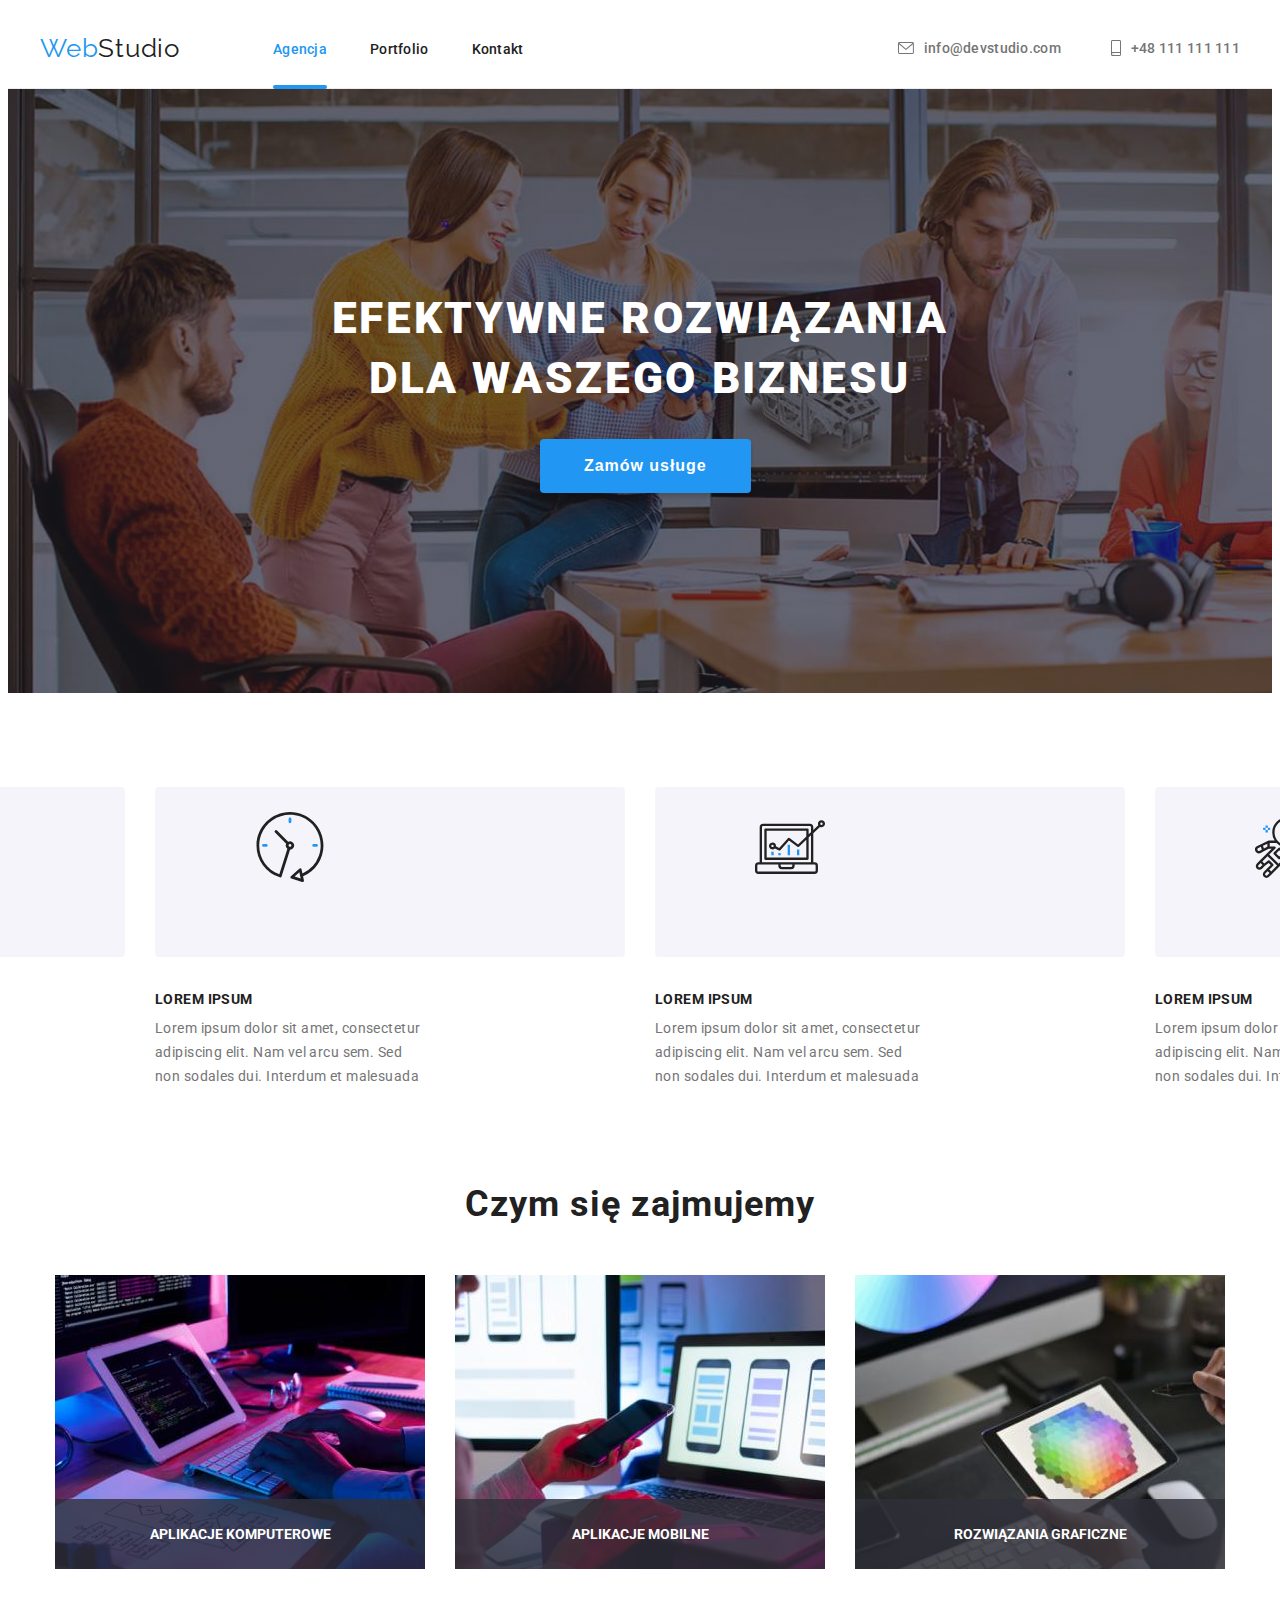
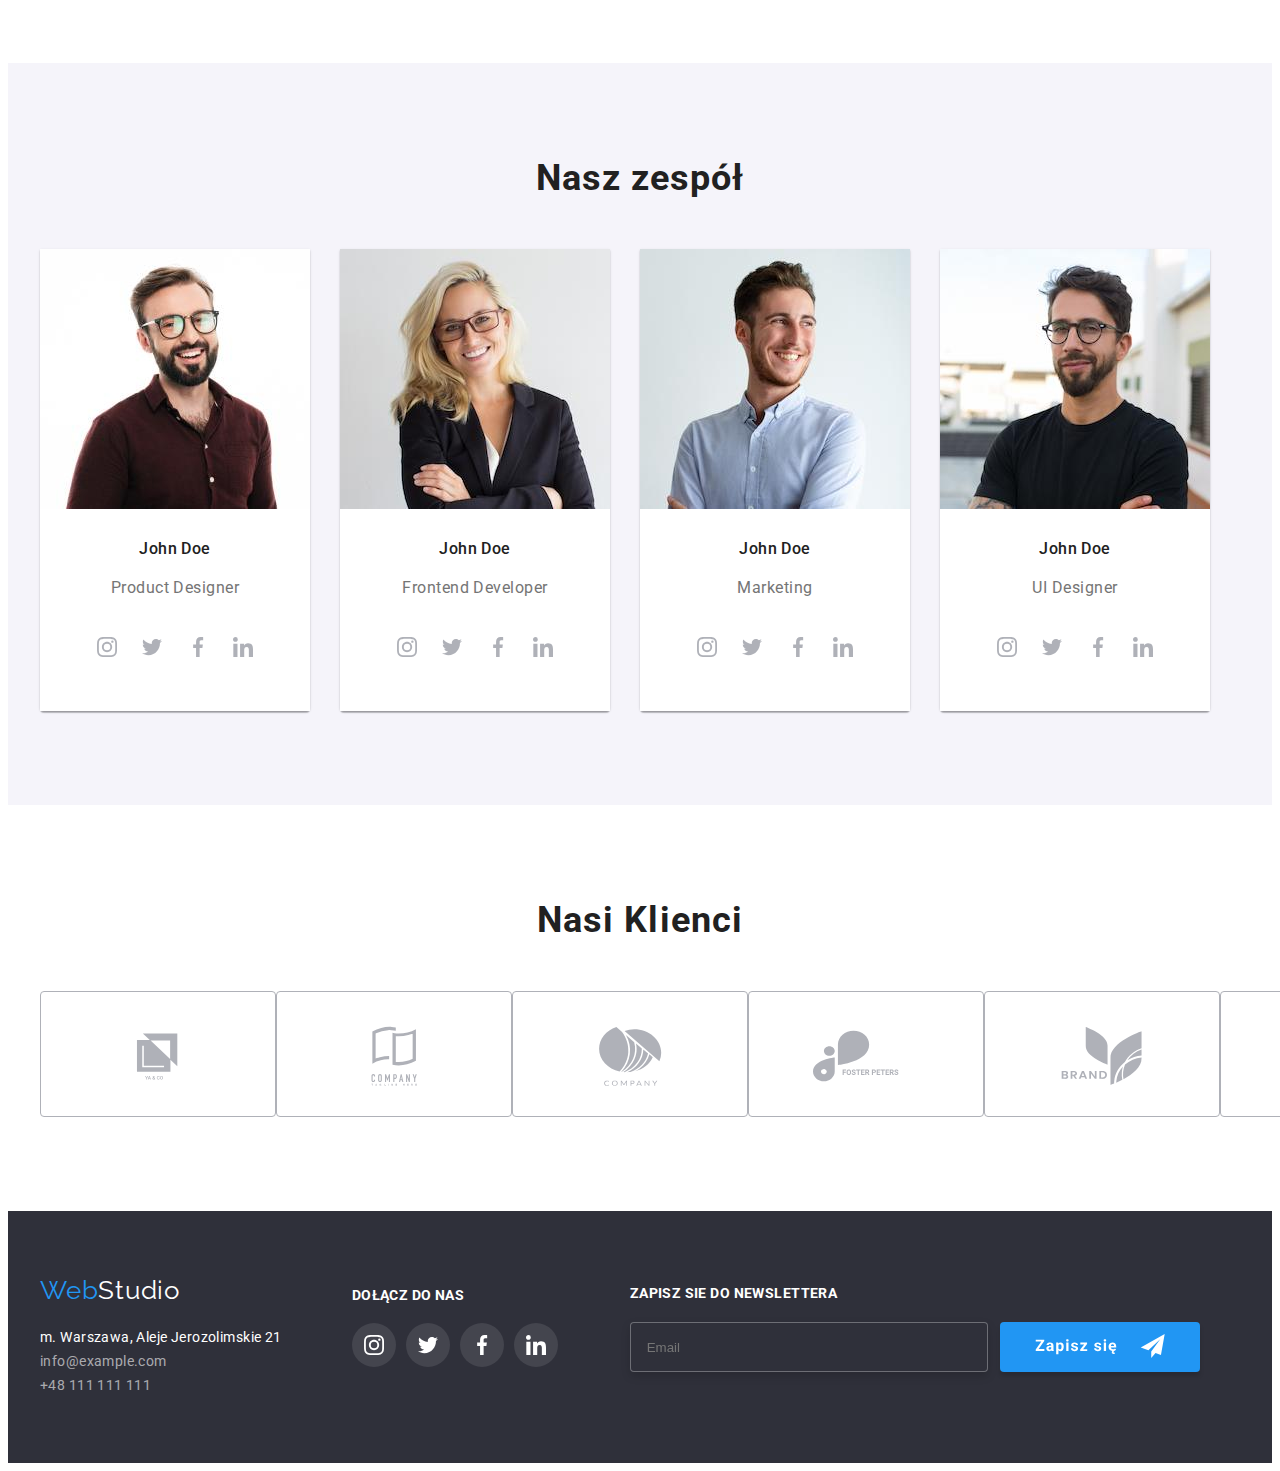
<file: index.html>
<!DOCTYPE html>
<html lang="en">
  <head>
    <meta charset="UTF-8" />
    <meta http-equiv="X-UA-Compatible" content="IE=edge" />
    <meta name="viewport" content="width=device-width, initial-scale=1.0" />
    <title>Studio</title>
    <link
      rel="stylesheet"
      href="https://cdnjs.cloudflare.com/ajax/libs/modern-normalize/1.0.0/modern-normalize.min.css"
      integrity="sha512-ISS7cAi1PEhQ8jnbJpJZMd29NlhNj4AWYyLOSp2CE/CsHxTCu+r+t0D2yoJudVrd0/8fTVPUVDzY5Tvli75u/g=="
      crossorigin="anonymous"
    />
    <link rel="stylesheet" href="css/styles.css" />
    <link rel="preconnect" href="https://fonts.gstatic.com" />
    <link
      href="https://fonts.googleapis.com/css2?family=Raleway:wght@700&family=Roboto:wght@400;500;700;900&display=swap"
      rel="stylesheet"
    />
  </head>

  <body>
      <!--HEADER-->
    <header class="header border">
      <div class="container">
        <a class="header-logo" href="index.html"
          >Web<span class="header-logo-color">Studio</span></a
        >
        <nav class="navigation">
          <ul class="navigation-list list">
            <li class="navigation-list-item">
              <a class="navigation-list-link-active" href="index.html">Agencja</a>
            </li>

            <li class="navigation-list-item">
              <a class="navigation-list-link" href="portfolio.html"
                >Portfolio</a
              >
            </li>
            <li class="navigation-list-item">
              <a class="navigation-list-link" href="#">Kontakt</a>
            </li>
          </ul>
        </nav>
        <ul class="navigation-contact list">
          <li class="navigation-contat-list">
            <a class="navigation-contact-link" href="mailto:info@devstudio.com"
              ><svg class="contacts__icon" width="16" height="12">
                <use href="./images/icons.svg#icon-envelope"></use>
              </svg>info@devstudio.com</a
            >
          </li>
          <li class="nvigation-contat-list">
            <a class="navigation-contact-link-tel" href="tel:+48111111111"
              ><svg class="contacts__icon" width="10" hight="16">
                      <use class="nav-smart-link" href="./images/icons.svg#icon-smartphone"></use>
                    </svg>+48 111 111 111</a
            >
          </li>
        </ul>
      </div>
    </header>
    <!--END HEADER-->
    <main class="main">
      <!--SLOGAN-->
      <section class="slogan">
        <div class="container">
          <h1 class="slogan-title">
            EFEKTYWNE ROZWIĄZANIA <br />
            DLA WASZEGO BIZNESU
          </h1>
          <button class="slogan-button" type="button" data-modal-open>Zamów usługe</button>
        </div>
      </section>
      <!--END SLOGAN-->
       

      <!--OUR STRENGHTS-->
      <section class="our-strenghts">
        <div class="container">
          <ul class="our-strenghts-list list">
            <li class="our-strenghts-item">
              <svg class="our-strenghts-icon">
                        <use class="our-strenghts-icon-link" href="./images/icons.svg#icon-antenna-1" width="70" height="70"> </use>
                    </svg>
              <h5 class="our-strenghts-title">LOREM IPSUM</h5>
              <p class="our-strenghts-description">
                Lorem ipsum dolor sit amet, consectetur <br />
                adipiscing elit. Nam vel arcu sem. Sed <br />
                non sodales dui. Interdum et malesuada
              </p>
            </li>
            <li class="our-strenghts-item">
              <svg class="our-strenghts-icon">
                        <use class="our-strenghts-icon-link" href="./images/icons.svg#icon-clock-1" width="70" height="70"></use>
                    </svg>
              <h5 class="our-strenghts-title">LOREM IPSUM</h5>
              <p class="our-strenghts-description">
                Lorem ipsum dolor sit amet, consectetur <br />
                adipiscing elit. Nam vel arcu sem. Sed <br />
                non sodales dui. Interdum et malesuada
              </p>
            </li>
            <li class="our-strenghts-item">
              <svg class="our-strenghts-icon">
                        <use class="our-strenghts-icon-link" href="./images/icons.svg#icon-diagram-1" width="70" height="70"></use>
                    </svg>
              <h5 class="our-strenghts-title">LOREM IPSUM</h5>
              <p class="our-strenghts-description">
                Lorem ipsum dolor sit amet, consectetur <br />
                adipiscing elit. Nam vel arcu sem. Sed <br />
                non sodales dui. Interdum et malesuada
              </p>
            </li>
            <li class="our-strenghts-item">
               <svg class="our-strenghts-icon">
                        <use class="our-strenghts-icon-link" href="./images/icons.svg#icon-astronaut-1" width="70" height="70""></use>
                    </svg>
              <h5 class="our-strenghts-title">LOREM IPSUM</h5>
              <p class="our-strenghts-description">
                Lorem ipsum dolor sit amet, consectetur <br />
                adipiscing elit. Nam vel arcu sem. Sed <br />
                non sodales dui. Interdum et malesuada
              </p>
            </li>
          </ul>
        </div>
      </section>
      <!--END OUR STRENGHTS-->

      <!--WHAT WE DO-->
      <section class="what-we-do section">
        <div class="container">
          <h2 class="what-we-do-title">Czym się zajmujemy</h2>
          <ul class="what-we-do-item list">
            <li class="what-we-do-list">
              <div class="name">
              <a class="what-we-do-link" href="#">
                <img
                  class="what-we-do-img"
                  src="./images/img.one.jpg"
                  alt="programowanie"
                  width="370"
                  height="294"
                />
              </a>
              <div class="name2">
                              <p class="what-we-do-name">APLIKACJE KOMPUTEROWE</p>
                            </div>
                            </div>
            </li>
            <li class="what-we-do-list">
              <div class="name">
              <a class="what-we-do-link" href="#">
                <img
                  class="what-we-do-img"
                  src="./images/img.two.jpg"
                  alt="tworzenie grafiki"
                  width="370"
                  height="294"
                />
              </a>
              <div class="name2">
                          <p class="what-we-do-name">APLIKACJE MOBILNE</p>
                      </div>
                      </div>
            </li>
            <li class="what-we-do-list">
              <div class="name">
              <a class="what-we-do-link" href="#">
                <img
                  class="what-we-do-img"
                  src="./images/img.three.jpg"
                  alt="projektowanie"
                  width="370"
                  height="294"
                />
              </a>
              <div class="name2">
                          <p class="what-we-do-name">ROZWIĄZANIA GRAFICZNE</p>
                      </div>
                      </div>
            </li>
          </ul>
        </div>
      </section>
      <!--END WHAT WE DO-->

      <!--OUR TEAM-->
      <section class="our-team section">
        <div class="container">
          <h2 class="our-team-title">Nasz zespół</h2>
          <ul class="our-team-item list">
            <li class="our-team-list">
                <img
                  class="our-team-img"
                  src="./images/person.one.jpg"
                  alt="Product Designer"
                  width="270"
                  height="260"
                />
                <h3 class="our-team-person">John Doe</h3>
                <p class="our-team-profession">Product Designer</p> 
                <ul class="our-team-icon-list list">
                            <li class="our-team-icon-item">
                              <a class="our-team-icon-social" href="#">
                                <svg class="social-icon">
                                  <use href="./images/icons.svg#icon-instagram-2"></use>
                                </svg>
                              </a>
                            </li>
                            <li class="our-team-icon-item">
                              <a class="our-team-icon-social" href="#">
                                <svg class="social-icon">
                                  <use href="./images/icons.svg#icon-twitter-1"></use>
                                </svg>
                              </a>
                            </li>
                            <li class="our-team-icon-item">
                              <a class="our-team-icon-social" href="#">
                                <svg class="social-icon">
                                  <use href="./images/icons.svg#icon-facebook-1"></use>
                                </svg>
                              </a>
                            </li>
                            <li class="our-team-icon-item">
                              <a class="our-team-icon-social" href="#">
                                <svg class="social-icon">
                                  <use href="./images/icons.svg#icon-linkedin-1"></use>
                                </svg>
                              </a>
                            </li>
                          </ul>
            </li>
            
            <li class="our-team-list">
                <img
                  class="our-team-img"
                  src="./images/person.two.jpg"
                  alt="Frontend Developer"
                  width="270"
                  height="260"
                />
                <h3 class="our-team-person">John Doe</h3>
                <p class="our-team-profession">Frontend Developer</p>
                <ul class="our-team-icon-list list">
                            <li class="our-team-icon-item">
                              <a class="our-team-icon-social" href="#">
                                <svg class="social-icon">
                                  <use href="./images/icons.svg#icon-instagram-2"></use>
                                </svg>
                              </a>
                            </li>
                            <li class="our-team-icon-item">
                              <a class="our-team-icon-social" href="#">
                                <svg class="social-icon">
                                  <use href="./images/icons.svg#icon-twitter-1"></use>
                                </svg>
                              </a>
                            </li>
                            <li class="our-team-icon-item">
                              <a class="our-team-icon-social" href="#">
                                <svg class="social-icon">
                                  <use href="./images/icons.svg#icon-facebook-1"></use>
                                </svg>
                              </a>
                            </li>
                            <li class="our-team-icon-item">
                              <a class="our-team-icon-social" href="#">
                                <svg class="social-icon">
                                  <use href="./images/icons.svg#icon-linkedin-1"></use>
                                </svg>
                              </a>
                            </li>
                          </ul>
            </li>
            <li class="our-team-list">
                <img
                  class="our-team-img"
                  src="./images/person.three.jpg"
                  alt="Marketing"
                  width="270"
                  height="260"
                />
                <h3 class="our-team-person">John Doe</h3>
                <p class="our-team-profession">Marketing</p>
                <ul class="our-team-icon-list list">
                            <li class="our-team-icon-item">
                              <a class="our-team-icon-social" href="#">
                                <svg class="social-icon">
                                  <use href="./images/icons.svg#icon-instagram-2"></use>
                                </svg>
                              </a>
                            </li>
                            <li class="our-team-icon-item">
                              <a class="our-team-icon-social" href="#">
                                <svg class="social-icon">
                                  <use href="./images/icons.svg#icon-twitter-1"></use>
                                </svg>
                              </a>
                            </li>
                            <li class="our-team-icon-item">
                              <a class="our-team-icon-social" href="#">
                                <svg class="social-icon">
                                  <use href="./images/icons.svg#icon-facebook-1"></use>
                                </svg>
                              </a>
                            </li>
                            <li class="our-team-icon-item">
                              <a class="our-team-icon-social" href="#">
                                <svg class="social-icon">
                                  <use href="./images/icons.svg#icon-linkedin-1"></use>
                                </svg>
                              </a>
                            </li>
                          </ul>
            </li>
            <li class="our-team-list">
                <img
                  class="our-team-img"
                  src="./images/person.four.jpg"
                  alt="UI Designer"
                  width="270"
                  height="260"
                />
                <h3 class="our-team-person">John Doe</h3>
                <p class="our-team-profession">UI Designer</p>
                <ul class="our-team-icon-list list">
                            <li class="our-team-icon-item">
                              <a class="our-team-icon-social" href="#">
                                <svg class="social-icon">
                                  <use href="./images/icons.svg#icon-instagram-2"></use>
                                </svg>
                              </a>
                            </li>
                            <li class="our-team-icon-item">
                              <a class="our-team-icon-social" href="#">
                                <svg class="social-icon">
                                  <use href="./images/icons.svg#icon-twitter-1"></use>
                                </svg>
                              </a>
                            </li>
                            <li class="our-team-icon-item">
                              <a class="our-team-icon-social" href="#">
                                <svg class="social-icon">
                                  <use href="./images/icons.svg#icon-facebook-1"></use>
                                </svg>
                              </a>
                            </li>
                            <li class="our-team-icon-item">
                              <a class="our-team-icon-social" href="#">
                                <svg class="social-icon">
                                  <use href="./images/icons.svg#icon-linkedin-1"></use>
                                </svg>
                              </a>
                            </li>
                          </ul>
            </li>
          </ul>
        </div>
      </section>
      <!--END OUR TEAM-->

       <!--OUR CUSTOMERS-->
        <section class="our-client section">
            <div class="container">
            <h2 class="our-client-title">Nasi Klienci</h2>
            <ul class="our-client-list list">
              <li class="our-client-item">
                    <a class="our-client-link" href="#">
                    <svg class="client-icon">
                        <use href="./images/icons.svg#icon-Logo"></use>
                      </svg>
                    </a>
                </li>
              
                <li class="our-client-item">
                    <a class="our-client-link" href="#">
                    <svg class="client-icon">
                        <use href="./images/icons.svg#icon-group"></use>
                      </svg>
                    </a>
                </li>
                <li class="our-client-item">
                    <a class="our-client-link" href="#">
                    <svg class="client-icon">
                        <use href="./images/icons.svg#icon-Object"></use>
                      </svg>
                    </a>
                </li>
                <li class="our-client-item">
                    <a class="our-client-link" href="#">
                    <svg class="client-icon" >
                        <use href="./images/icons.svg#icon-group1"></use>
                      </svg>
                    </a>
                </li>
                <li class="our-client-item">
                    <a class="our-client-link" href="#">
                    <svg class="client-icon">
                        <use href="./images/icons.svg#icon-group2"></use>
                      </svg>
                    </a>
                </li>
                <li class="our-client-item">
                    <a class="our-client-link" href="#">
                    <svg class="client-icon">
                        <use href="./images/icons.svg#icon-Object1"></use>
                      </svg>
                    </a>
                </li>
            </ul>
        </div>
        </section>
        <!--END OUR CUSTOMERS-->
    </main>

    <!--FOOTER-->
    <footer class="footer section-foot">
      <div class="container">
        <div class="adres">
        <a class="header-logo" href="index.html"
          >Web<span class="header-logo-foot">Studio</span></a
        >
        <address class="address">
          m. Warszawa, Aleje Jerozolimskie 21 <br />
          <a class="footer-mail" href="mailto:info@example.com"
            >info@example.com</a
          >
          <br />
          <a class="footer-tel" href="+48111111111">+48 111 111 111</a>
        </address>
        </div>
        <div class="foot-social">
                <p class="join-as">DOŁĄCZ DO NAS</p>
                <ul class="footer-icon-list list">
        
                    <li class="footer-icon-item">
                      <a class="footer-icon-social" href="#">
                        <svg class="social-icon2">
                          <use href="./images/icons.svg#icon-instagram-2"></use>
                        </svg>
                      </a>
                    </li>
                    <li class="footer-icon-item">
                      <a class="footer-icon-social" href="#">
                        <svg class="social-icon2">
                          <use href="./images/icons.svg#icon-twitter-1"></use>
                        </svg>
                      </a>
                    </li>
                    <li class="footer-icon-item">
                      <a class="footer-icon-social footer-black" href="#">
                        <svg class="social-icon2">
                          <use href="./images/icons.svg#icon-facebook-1"></use>
                        </svg>
                      </a>
                    </li>
                    <li class="footer-icon-item">
                      <a class="footer-icon-social" href="#">
                        <svg class="social-icon2">
                          <use href="./images/icons.svg#icon-linkedin-1"></use>
                        </svg>
                      </a>
                    </li>
                  </ul>
            </div>
            <div class="newsletter">
              <label class="newsletter-title">ZAPISZ SIE DO NEWSLETTERA</label>
              <form>
                <div class="newsletter-submit">
                  <input class="newsletter-email" type="email" name="email" placeholder="Email" required/>
                 
                  <button class="newsletter-btn" type="submit">
                    <svg class="newsletter-icon">
                      <use href="./images/icons.svg#icon-send"></use>
                    </svg>
                  </button>
                </div>
                </div>
                </form>
        </div>
        
    </footer>
    <!--END FOOTER-->

     <!--BACKDROP-->
<div class="backdrop is-hidden " data-modal>
  <div class="modal">
    
    <button type="button" class="close-btn" data-modal-close>
      <svg class="closer-black" width="18" height="18" viewBox="0 0 18 18" fill="none" xmlns="http://www.w3.org/2000/svg">
        <path d="M15 4.10786L13.8921 3L9.5 7.39214L5.10786 3L4 4.10786L8.39214 8.5L4 12.8921L5.10786 14L9.5 9.60786L13.8921 14L15 12.8921L10.6079 8.5L15 4.10786Z" fill="black"/>
        </svg>
    </button>

    <h2 class="modal-form-title">Zostaw swoje dane w formularzu poniżej</h2>
    <form method="post" class="modal-form">
      <label class="label">               
        Imię      
        <input class="modal-input" name="name" minlength="3" required="">
        <svg class="icon-person">
         <use href="./images/icons.svg#icon-person"></use>            
        </svg>               
      </label>
      <label class="label">               
        Telefon       
        <input class="modal-input" name="telefon" minlength="3" required="">
        <svg class="icon-person tel">
         <use href="./images/icons.svg#icon-tel"></use>            
        </svg>               
      </label>
      <label class="label">               
        Email       
        <input class="modal-input" name="email" minlength="3" required="">
        <svg class="icon-person email">
         <use href="./images/icons.svg#icon-email"></use>            
        </svg>               
      </label>
      <label for="komentarz" class="label">Komentarz</label>
      <textarea name="komentarz" id="textarea" cols="30" rows="10" class="modal-textarea" placeholder="Wprowadź tekst"></textarea>
<div class="modal-checkbox-wrapper">
  <div class="modal-disclaimer-wrapper">
    <input type="checkbox" class="modal-checkbox visually-hidden" name="policy" id="user-policy" required>
    <label for="user-policy" class="policy-label">Oświadczam iż akceptuję<a href="#" class="policy-label-link">Regulamin</a>i<a href="#" class="policy-label-link">Polityke Prywatności</a>.</label>
  </div>
  <button class="modal-btn" type="submit">Wyślij</button>
</div>
    </form>
  </div>
  
  </div>
  
  <script src="./js/modal.js"></script>

  <!--END BACKDROP-->
</body>

</html>
  </body>
</html>
</file>
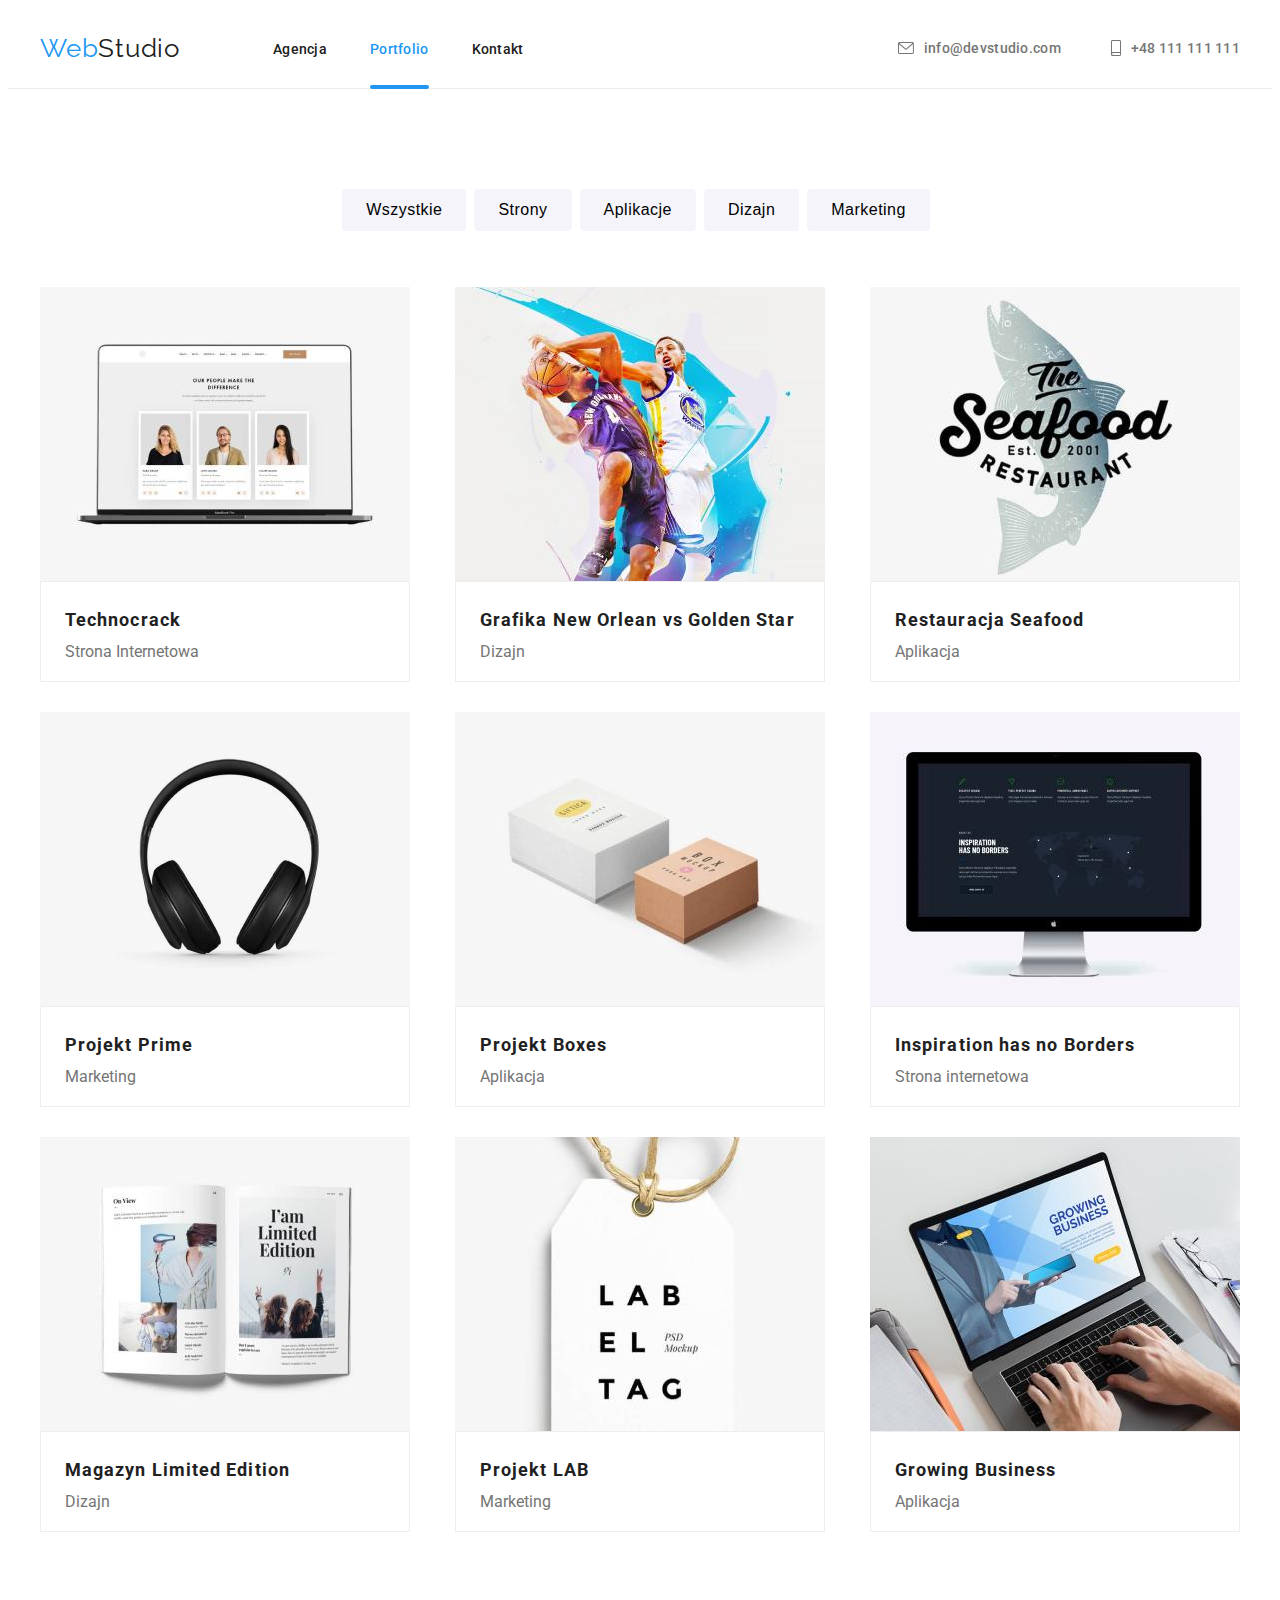
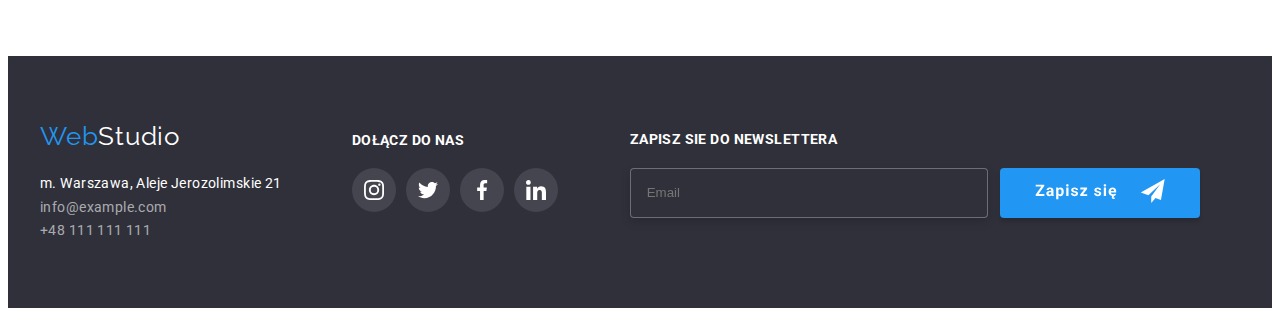
<file: portfolio.html>
<!DOCTYPE html>
<html lang="en">
  <head>
    <meta charset="UTF-8" />
    <meta http-equiv="X-UA-Compatible" content="IE=edge" />
    <meta name="viewport" content="width=device-width, initial-scale=1.0" />
    <title>Portfolio</title>
    <link
      rel="stylesheet"
      href="https://cdnjs.cloudflare.com/ajax/libs/modern-normalize/1.0.0/modern-normalize.min.css"
      integrity="sha512-ISS7cAi1PEhQ8jnbJpJZMd29NlhNj4AWYyLOSp2CE/CsHxTCu+r+t0D2yoJudVrd0/8fTVPUVDzY5Tvli75u/g=="
      crossorigin="anonymous"
    />
    <link rel="stylesheet" href="css/styles.css" />
    <link rel="preconnect" href="https://fonts.gstatic.com" />
    <link
      href="https://fonts.googleapis.com/css2?family=Raleway:wght@700&family=Roboto:wght@400;500;700;900&display=swap"
      rel="stylesheet"
    />
  </head>
  <body>
    <!--HEADER-->
    <header class="header border">
      <div class="container">
        <a class="header-logo" href="index.html"
          >Web<span class="header-logo-color">Studio</span></a
        >
        <nav class="navigation">
          <ul class="navigation-list list">
            <li class="navigation-list-item">
              <a class="navigation-list-link" href="index.html">Agencja</a>
            </li>
            <li class="navigation-list-item">
              <a class="navigation-list-link-active" href="#">Portfolio</a>
            </li>
            <li class="navigation-list-item">
              <a class="navigation-list-link" href="#">Kontakt</a>
            </li>
          </ul>
        </nav>
        <ul class="navigation-contact list">
          <li class="navigation-contact-list">
            <a class="navigation-contact-link" href="mailto:info@devstudio.com"
              ><svg class="contacts__icon" width="16" height="12">
                <use href="./images/icons.svg#icon-envelope"></use>
                </svg>info@devstudio.com</a
            >
          </li>
          <li class="navigation-contact-list">
            <a class="navigation-contact-link-tel" href="tel:+48111111111"
              ><svg class="contacts__icon" width="10" hight="16">
                <use class="nav-smart-link" href="./images/icons.svg#icon-smartphone"></use></svg >+48 111 111 111</a
            >
          </li>
        </ul>
      </div>
    </header>
    <!--END HEADER-->

    <main class="main-portfolio">
      <!--NAV-->
      <section class="navigation-btn">
        <div class="container">
          <ul class="navigation-btn-list list">
            <li><button class="navigation-btn-item" type="button">Wszystkie</button></li>
            <li><button class="navigation-btn-item" type="button">Strony</button></li>
            <li><button class="navigation-btn-item" type="button">Aplikacje</button></li>
            <li><button class="navigation-btn-item" type="button">Dizajn</button></li>
            <li><button class="navigation-btn-item" type="button">Marketing</button></li>
          </ul>
        </div>
      </section>
      <!--END NAV-->

      <!--PROJECTS-->
      <section class="project">
        <div class="container">
          <ul class="project-list">
            <li class="project-list-item">
              <img
                class="project-img"
                src="./images/portfolio/team.jpg"
                alt="strona internetowa"
                width="370"
                height="294"
              />
              <div class="overlay">
                <p class="overlay-tekst">
                  Technocrack jest popularną platformą wykorzystywaną do rozpowszechniania
                  koronawirusa. Firmy wykorzystują tę platformę do celów szpiegowskich i ataków na
                  niezabezpieczone serwery konkurencji
                </p>
              </div>
              <div class="wrapper">
                <p class="project-img-name">Technocrack</p>
                <p class="project-img-spec">Strona Internetowa</p>
              </div>
            </li>
            <li class="project-list-item">
              <img
                class="project-img"
                src="./images/portfolio/nba.jpg"
                alt="tworzenie grafiki"
                width="370"
                height="294"
              />
              <div class="overlay">
                <p class="overlay-tekst">
                  Technocrack jest popularną platformą wykorzystywaną do rozpowszechniania
                  koronawirusa. Firmy wykorzystują tę platformę do celów szpiegowskich i ataków na
                  niezabezpieczone serwery konkurencji
                </p>
              </div>
              <div class="wrapper">
                <p class="project-img-name">Grafika New Orlean vs Golden Star</p>
                <p class="project-img-spec">Dizajn</p>
              </div>
            </li>
            <li class="project-list-item">
              <img
                class="project-img"
                src="./images/portfolio/seafood.jpg"
                alt="projektowanie"
                width="370"
                height="294"
              />
              <div class="overlay">
                <p class="overlay-tekst">
                  Technocrack jest popularną platformą wykorzystywaną do rozpowszechniania
                  koronawirusa. Firmy wykorzystują tę platformę do celów szpiegowskich i ataków na
                  niezabezpieczone serwery konkurencji
                </p>
              </div>
              <div class="wrapper">
                <p class="project-img-name">Restauracja Seafood</p>
                <p class="project-img-spec">Aplikacja</p>
              </div>
            </li>
            <li class="project-list-item">
              <img
                class="project-img"
                src="./images/portfolio/headphones.jpg"
                alt="programowanie"
                width="370"
                height="294"
              />
              <div class="overlay">
                <p class="overlay-tekst">
                  Technocrack jest popularną platformą wykorzystywaną do rozpowszechniania
                  koronawirusa. Firmy wykorzystują tę platformę do celów szpiegowskich i ataków na
                  niezabezpieczone serwery konkurencji
                </p>
              </div>
              <div class="wrapper">
                <p class="project-img-name">Projekt Prime</p>
                <p class="project-img-spec">Marketing</p>
              </div>
            </li>
            <li class="project-list-item">
              <img
                class="project-img"
                src="./images/portfolio/box.jpg"
                alt="tworzenie grafiki"
                width="370"
                height="294"
              />
              <div class="overlay">
                <p class="overlay-tekst">
                  Technocrack jest popularną platformą wykorzystywaną do rozpowszechniania
                  koronawirusa. Firmy wykorzystują tę platformę do celów szpiegowskich i ataków na
                  niezabezpieczone serwery konkurencji
                </p>
              </div>
              <div class="wrapper">
                <p class="project-img-name">Projekt Boxes</p>
                <p class="project-img-spec">Aplikacja</p>
              </div>
            </li>
            <li class="project-list-item">
              <img
                class="project-img"
                src="./images/portfolio/aple.jpg"
                alt="projektowanie"
                width="370"
                height="294"
              />
              <div class="overlay">
                <p class="overlay-tekst">
                  Technocrack jest popularną platformą wykorzystywaną do rozpowszechniania
                  koronawirusa. Firmy wykorzystują tę platformę do celów szpiegowskich i ataków na
                  niezabezpieczone serwery konkurencji
                </p>
              </div>
              <div class="wrapper">
                <p class="project-img-name">Inspiration has no Borders</p>
                <p class="project-img-spec">Strona internetowa</p>
              </div>
            </li>
            <li class="project-list-item">
              <img
                class="project-img"
                src="./images/portfolio/newspaper.jpg"
                alt="programowanie"
                width="370"
                height="294"
              />
              <div class="overlay">
                <p class="overlay-tekst">
                  Technocrack jest popularną platformą wykorzystywaną do rozpowszechniania
                  koronawirusa. Firmy wykorzystują tę platformę do celów szpiegowskich i ataków na
                  niezabezpieczone serwery konkurencji
                </p>
              </div>
              <div class="wrapper">
                <p class="project-img-name">Magazyn Limited Edition</p>
                <p class="project-img-spec">Dizajn</p>
              </div>
            </li>
            <li class="project-list-item">
              <img
                class="project-img"
                src="./images/portfolio/tag.jpg"
                alt="tworzenie grafiki"
                width="370"
                height="294"
              />
              <div class="overlay">
                <p class="overlay-tekst">
                  Technocrack jest popularną platformą wykorzystywaną do rozpowszechniania
                  koronawirusa. Firmy wykorzystują tę platformę do celów szpiegowskich i ataków na
                  niezabezpieczone serwery konkurencji
                </p>
              </div>
              <div class="wrapper">
                <p class="project-img-name">Projekt LAB</p>
                <p class="project-img-spec">Marketing</p>
              </div>
            </li>
            <li class="project-list-item">
              <img
                class="project-img"
                src="./images/portfolio/notebook.jpg"
                alt="projektowanie"
                width="370"
                height="294"
              />
              <div class="overlay">
                <p class="overlay-tekst">
                  Technocrack jest popularną platformą wykorzystywaną do rozpowszechniania
                  koronawirusa. Firmy wykorzystują tę platformę do celów szpiegowskich i ataków na
                  niezabezpieczone serwery konkurencji
                </p>
              </div>
              <div class="wrapper">
                <p class="project-img-name">Growing Business</p>
                <p class="project-img-spec">Aplikacja</p>
              </div>
            </li>
          </ul>
        </div>
      </section>
      <!--END PROJECTS-->
    </main>
    <!--FOOTER-->
    <footer class="footer section-foot">
      <div class="container">
        <div class="adres">
          <a class="header-logo" href="index.html"
            >Web<span class="header-logo-foot">Studio</span></a
          >
          <address class="address">
            m. Warszawa, Aleje Jerozolimskie 21 <br />
            <a class="footer-mail" href="mailto:info@example.com">info@example.com</a>
            <br />
            <a class="footer-tel" href="+48111111111">+48 111 111 111</a>
          </address>
        </div>
        <div class="foot-social">
          <p class="join-as">DOŁĄCZ DO NAS</p>
          <ul class="footer-icon-list list">
            <li class="footer-icon-item">
              <a class="footer-icon-social" href="#">
                <svg class="social-icon2">
                  <use href="./images/icons.svg#icon-instagram-2"></use>
                </svg>
              </a>
            </li>
            <li class="footer-icon-item">
              <a class="footer-icon-social" href="#">
                <svg class="social-icon2">
                  <use href="./images/icons.svg#icon-twitter-1"></use>
                </svg>
              </a>
            </li>
            <li class="footer-icon-item">
              <a class="footer-icon-social footer-black" href="#">
                <svg class="social-icon2">
                  <use href="./images/icons.svg#icon-facebook-1"></use>
                </svg>
              </a>
            </li>
            <li class="footer-icon-item">
              <a class="footer-icon-social" href="#">
                <svg class="social-icon2">
                  <use href="./images/icons.svg#icon-linkedin-1"></use>
                </svg>
              </a>
            </li>
          </ul>
        </div>
         <div class="newsletter">
              <label class="newsletter-title">ZAPISZ SIE DO NEWSLETTERA</label>
              <form>
                <div class="newsletter-submit">
                  <input class="newsletter-email" type="email" name="email" placeholder="Email" required/>
                 
                  <button class="newsletter-btn" type="submit">
                    <svg class="newsletter-icon">
                      <use href="./images/icons.svg#icon-send"></use>
                    </svg>
                  </button>
                </div>
      </div>
    </footer>
    <!--END FOOTER-->
  </body>
</html>
</file>
<file: css/styles.css>
:root {
    --main-color: #2196F3;
    --main-color-port: #2196F3E5;
    
}
body {
    font-family: 'Roboto', sans-serif;
    color:#212121;

    
}
.main {
    background: #FFFFFF;
}
.main-portfolio {
    background: #FFFFFF;
}
h1,
h2,
h3,
h5 {
    margin: 0px;
    padding: 0px;
}

ul {
    margin: 0px;
    padding: 0px;
}

p {
    padding: 0px;
    margin: 0px;
}

img  {
    display:block;
}

.list {
    list-style: none;
}

.container {
    width: 1200px;
    align-items: center;
    margin: 0 auto;
    padding: 0px 15px;
    

}
.section {
    padding-top: 94px;
    padding-bottom: 94px;
}

.border {
    border-bottom: 1px solid #ECECEC;
}

/*==== HEADER ====*/
.header .container {
    height: 80px;
    display: flex;
    align-items: center;
    
}



.header-logo  {
    font-family: 'Raleway', sans-serif;
    font-size: 26px;
    line-height: 1.192;
    text-decoration: none;
    letter-spacing: 0.03em;
    color: var(--main-color);
    display: flex;
    align-items: center;
    
    
}

.navigation-list {
    display: flex;
    align-items: center;
    margin-left: 93px;
}





.navigation-list-item:not(:last-child) {
    margin-right: 43px;
    
}
.navigation-contact-link {
    margin-right: 50px;
    
}

.navigation-contact {
    display: flex;
    align-items: center;
    margin-left: auto;
    
    
    
}
.contacts__icon {
    margin-right: 10px;
    fill: currentColor;

}




.header-logo-color {
    color:#212121;
}
.header-logo-foot{
    color:#FFFFFF;
}
.navigation-list-link,
.navigation-list-link-active {
    font-weight: 500;
    font-size: 14px;
    line-height: 1.142;
    letter-spacing: 0.02em;
    text-decoration: none; 
    color:#212121;
     transition: 250ms;
    transition-timing-function: cubic-bezier(0.4, 0, 0.2, 1);  
}
.navigation-list-link-active {
   
    color:var(--main-color);
    
    
}

.navigation-list-link:hover,
.navigation-list-link:focus,
.footer-mail:hover,
.footer-mail:focus,
.footer-tel:hover,
.footer-tel:focus {
    color:var(--main-color);
    transition: 250ms;
    transition-timing-function: cubic-bezier(0.4, 0, 0.2, 1);
    
}



.navigation-contact-link,
.navigation-contact-link-tel {

    font-weight: 500;
    font-size: 14px;
    line-height: 1.142;
    letter-spacing: 0.02em;
    text-decoration: none;
    color: #757575;;
    display: flex;
    align-items: center;
    height: 16px;
    
}


.navigation-contact-link:hover,
.navigation-contact-link:focus,
.navigation-contact-link-tel:hover,
.navigation-contact-link-tel:focus {
    color:var(--main-color);
    fill: var(--main-color);
    transition: 250ms;
    transition-timing-function: cubic-bezier(0.4, 0, 0.2, 1);
}

.navigation-list-item {
    position: relative;
}



/*==== END HEADER ====*/


/*==== SLOGAN ====*/

.slogan {
background: #2F303A;
background-image: linear-gradient(
rgba(47, 48, 58, 0.4),
rgba(47, 48, 58, 0.4)),
url("../images/background-slogan.jpg");
background-size: cover;



}

.slogan-title {
font-weight: 900;
font-size: 44px;
line-height: 1.363;
text-align: center;
letter-spacing: 0.06em;
text-transform: uppercase;
color: #FFFFFF;
padding-top: 200px;
padding-bottom: 30px;
display: flex;
justify-content: center;
cursor: default;



}

.slogan-button{
padding: 10px 42px;
font-size: 16px;
font-weight: bold;
line-height: 1.875;
cursor: pointer;
text-align: center;
letter-spacing: 0.06em;
background-color: var(--main-color);
color: #FFFFFF;
margin-left: 500px;
margin-bottom: 200px;
box-shadow: 0px 4px 4px rgba(0, 0, 0, 0.15);
border-radius: 4px;
border-color: transparent;







}
/*==== END SLOGAN ====*/



/*==== OUR STRENGHTS ====*/

.our-strenghts {
    padding-top: 94px;
}

.our-strenghts-list  {
    display: flex;
    justify-content: center;

}

.our-strenghts-title  {
font-weight: bold;
font-size: 14px;
line-height: 1.142;
letter-spacing: 0.03em;
text-transform: uppercase;
padding-bottom: 10px;



}
.our-strenghts-description {
font-size: 14px;
line-height: 1.714;
letter-spacing: 0.03em;
color:#757575;
margin-top: 10;

}
.our-strenghts-item:not(:last-child) {
    margin-right: 30px;
}
 


 .our-strenghts-icon {
     width: 270px;
     height: 120px;
     padding: 25px 100px;
     justify-content: center;
     background-color: #F5F4FA;
     margin-bottom: 30px;
     border-radius: 4px;

     

     
 } 
.our-strenghts-icon-link {
   padding: 25px 100px;
}
 

 
 
/*==== END OUR STRENGHTS ====*/


/*==== WHAT WE DO ====*/

.what-we-do-item {
    display: flex;
    justify-content: center;
   
}
.what-we-do-list:not(:last-child) {
    margin-right: 30px;
    
}

.footer .header-logo {
    margin-bottom: 20px;
    margin-left: 0px;
}

.what-we-do-title,
.our-team-title,
.our-client-title {
font-weight: bold;
font-size: 36px;
line-height: 1.167;
text-align: center;
letter-spacing: 0.03em;
padding-bottom: 50px;

}

.name {
    position:relative;
}

.name2 {
    position: absolute;
    display: block;
    bottom: 0;
    height: 70px;
    width: 370px;
    background-color: rgba(47, 48, 58, 0.8);
    display: flex;
    align-items: center;
    justify-content: center;
       
}

.what-we-do-name {
    
    font-size: 14px;
    font-weight: bold;
    color: #fff;
    line-height: 16px;
    
}



/*==== END WHAT WE DO ====*/

/*==== OUR TEAM ====*/

.our-team  {
    background-color: #F5F4FA;
    display: flex;
    align-items: center;
   
}



.our-team-person {
font-weight: 500;
font-size: 16px;
line-height: 1.187;
letter-spacing: 0.03em;
padding-top: 30px;
padding-bottom: 10px;
background-color: #FFFFFF;

}

.our-team-profession {

font-weight: normal;
font-size: 16px;
line-height: 1.187;
letter-spacing: 0.03em;
color: #757575;
padding-top: 10px;
background-color: #FFFFFF;
}

.our-team-item {
    display: flex;
}

.our-team-person,
.our-team-profession {
    display: flex;
    justify-content: center;
}
.our-team-list:not(:last-child) {
    margin-right: 30px;
}



.our-team-list{
    box-shadow: 0px 1px 3px rgba(0, 0, 0, 0.12), 0px 1px 1px rgba(0, 0, 0, 0.14), 0px 2px 1px rgba(0, 0, 0, 0.2);
    border-radius: 0px 0px 4px 4px;
}
.our-team-icon-list {
    display: flex;
    justify-content:space-around;
    align-items: center;
    background-color: #FFFFFF;
    padding: 28px 44px 42px 44px;
    
   
}

.social-icon {
    width: 20px;
    height: 20px;
    
    
}
.our-team-icon-social {
    display: flex;
    width: 44px;
    height: 44px;   
    background-color: #fff;
    border-radius: 50%;
    align-items: center;
    justify-content: center;
    fill: #AFB1B8;
    
}
.our-team-icon-social:hover,
.our-team-icon-social:focus  {
    background-color: var(--main-color);
    fill: #FFFFFF;
    transition: 250ms;
    transition-timing-function: cubic-bezier(0.4, 0, 0.2, 1);
}
.social-icon:hover,
.social-icon:focus {
    fill: #fff;
    transition: 250ms;
    transition-timing-function: cubic-bezier(0.4, 0, 0.2, 1);
}




/*==== END OUR TEAM ====*/

/*==== OUR CLIENT ====*/
.our-client-list {
    display: flex;
    justify-content: space-around;
}


.client-icon {
    height: 60.04px;
    width: 106px;
    fill: currentColor
   
    

}
.our-client-link {
    display: flex;
    align-items: center;
    justify-content: center;
    height: 92px;
    width: 170px;
    border: 1px solid #AFB1B8;
    padding: 17.71px 32px 14.25px 32px;
    border-radius: 4px;
    color: #afb1b8;
 
}

.our-client-link:hover,
.our-client-link:focus {
    border: 1px solid #2196f3;
    color: #2196f3;
    transition: 250ms;
    transition-timing-function: cubic-bezier(0.4, 0, 0.2, 1);
}









/*==== OUR CLIENT ====*/

/*==== FOOTER ====*/


.footer  {
    display: flex;
    background: #2F303A;   
    height: 252px; 
}  

.footer .container {
    display: flex;
     padding-top: 60px;
    padding-bottom: 60px;
}


.address,
.footer-mail,
.footer-tel {
font-size: 14px;
line-height: 1.714;
letter-spacing: 0.03em;
font-style: normal;
color: #FFFFFF;

}

.footer-mail,
.footer-tel {
    color: rgba(255, 255, 255, 0.6);
    text-decoration: none;

}

.join-as {
    font-size: 14px;
    line-height: 16px;
    letter-spacing: 0.03em;
    text-transform: uppercase;
    font-weight: bold;
    color: #FFFFFF;
    

    
}


.footer-icon-list {
    display: flex;
    flex-basis: content;
    margin-top: 20px;
}
 
    
 .logo {
     float:left;
 }
 
.foot-social {
     margin-left: 70px;
     margin-top: -20px;

    
}
    
   

    
.footer-icon-list {
    display: flex;
    justify-content: center;
    align-items: center;
  
    
}
.social-icon2 {
    width: 20px;
    height: 20px;
    fill: #FFFFFF;
    
}
.footer-icon-item:not(:last-child) {
    margin-right: 10px;
}

.footer-icon-social {
    display: flex;
    width: 44px;
    height: 44px;   
    background-color:rgba(255, 255, 255, 0.1);
    border-radius: 50%;
    align-items: center;
    justify-content: center;
}
.footer-icon-social:hover,
.footer-icon-social:focus {
    background-color: var(--main-color);
    transition: 250ms;
    transition-timing-function: cubic-bezier(0.4, 0, 0.2, 1);
}

.newsletter {
    margin-left: 72px;
    margin-top: -18px;
    
}

.newsletter-submit {
    display: flex;
    align-items: center;
    margin-top: 20px;
}

.newsletter-title {
    font-style: normal;
    font-weight: bold;
    font-size: 14px;
    line-height: 16px;
    letter-spacing: 0.03em;
    text-transform: uppercase;
    color: #FFFFFF;
    
    
}

.newsletter-email {
    color: rgba(255, 255, 255, 0.6);
    padding-left: 16px;
    width: 358px;
    height: 50px;
    border: 1px solid rgba(255, 255, 255, 0.3);
    box-sizing: border-box;
    filter: drop-shadow(0px 4px 4px rgba(0, 0, 0, 0.15));
    border-radius: 4px;
    background: #2F303A;
}

.newsletter-btn {
    
    color: #fff;
    width: 200px;
    height: 50px; 
    background: #2196F3;
    box-shadow: 0px 4px 4px rgba(0, 0, 0, 0.15);
    border-radius: 4px; 
    margin-left: 12px;
    
    border:none;
    cursor:pointer;
    
}


.newsletter-icon {

    width: 130px;
    height: 30px;
 
}


/*==== END FOOTER ====*/





/*==== PORTFOLIO ===*/

/*==== NAVIGATION BTN ====*/

.navigation-btn-item {
padding: 6px 22px;
font-weight: 500;
font-size: 16px;
line-height: 1.625;
text-align: center;
letter-spacing: 0.03em;
cursor: pointer;
background-color: #F5F4FA;

}

.navigation-btn-item {
    margin-right: 8px;
    border-radius: 4px;
    border-color:transparent;

}

.navigation-btn-item:hover,
.navigation-btn-item:focus {
    color: #FFFFFF;
    background-color: var(--main-color);
    box-shadow: 
    0px 3px 1px rgba(0, 0, 0, 0.1),
    0px 1px 2px rgba(0, 0, 0, 0.08),
    0px 2px 2px rgba(0, 0, 0, 0.12);
    transition: 250ms;
    transition-timing-function: cubic-bezier(0.4, 0, 0.2, 1);
}

.navigation-btn-list {
    display: flex;
    justify-content: center;
}

.navigation-btn {
    padding-top: 100px;
}

.navigation-list-link-active::after {
    display: flex;
    position: absolute;
    top: 46px;
    content: "";
    height: 4px;
    width: 100%;
    background-color: var(--main-color);
    border-radius: 2px;
}

/*==== END NAVIGATION BTN ====*/

/*=== PROJECTS ===*/

.project-img-name {
font-weight: bold;
font-size: 18px;
line-height: 2;
letter-spacing: 0.06em;

}

   

.project-list-item:hover,
.project-list-item:focus {
    box-shadow: 
    0px 1px 1px rgba(0, 0, 0, 0.12), 
     0px 4px 4px rgba(0, 0, 0, 0.06),
      1px 4px 6px rgba(0, 0, 0, 0.16);
    transition: 250ms;
    transition-timing-function: cubic-bezier(0.4, 0, 0.2, 1);
}
.project {
    padding-top: 56px;
    padding-bottom: 94px;
}



.project-img-name {
    padding: 20px 24px 4px;
    background-color: #FFFFFF;
   
}

.project-img-spec {
    padding: 0px 24px 20px;
    background-color: #FFFFFF;
    color: #757575
}
    


   .project-list-item:hover .overlay  {
    transform: translateY(0);
    transition: 250ms;
    transition-timing-function: cubic-bezier(0.4, 0, 0.2, 1);
  } 

  

  .overlay {
   display: flex;
  position: absolute;
  top: 0;
  z-index: 1;
  background-color: rgba(33, 150, 243, 0.9);
  height: 294px;
  width: auto;
  padding-left: 24px;
  padding-right: 45px;
  transform: translateY(295px);
  transition: transform 250ms cubic-bezier(0.4, 0, 0.2, 1);

  }

  .overlay-tekst {
  color: #fff;
  margin: auto;
  font-size: 18px;
  line-height: 1.56;
  letter-spacing: 0.03em;
}
  
.project-list-item {
  transition: box-shadow 250ms cubic-bezier(0.4, 0, 0.2, 1);
  margin-bottom: 30px;
  cursor: pointer;
  position: relative;
  overflow: hidden;
}

.project-list {
  display: flex;
  justify-content: space-between;
  flex-wrap: wrap;
}

.wrapper {
  position: relative;
  z-index: 3;
  background-color: #FFFFFF;
  border: 1px solid #EEEEEE;
}


/*=== END PROJECTS ===*/


/*=== BACKDROP ===*/



.backdrop {
    position: fixed;
    left: 0;
    top: 0;
    width: 100%;
    height: 100%;
    background-color: rgba(0, 0, 0, 0.2);
    transition: 500ms linear;
}

.modal {
    position: fixed;
    top: 50%;
    left: 50%;
    transform: translate(-50%,-50%);

    background-color: #fff;
    width: 528px;
    min-height: 581px;
    border-radius: 4px;
    box-shadow: 0px 2px 1px 0px #00000033;
    box-shadow: 0px 1px 1px 0px #00000024;
    box-shadow: 0px 1px 3px 0px #0000001F;
    

}

.closer-black {
    position: absolute;
    top: 5px;
    right: 5px;
}

.close-btn {
    position: absolute;
    top: 8px;
    right: 8px;
    width: 30px;
    height: 30px;
    background-color: #fff;
    border: 1px solid rgba(0, 0, 0, 0.1);
    border-radius: 50%;
    cursor: pointer;
}

.is-hidden {
    opacity: 0;
    visibility: hidden;
    pointer-events: none;
}

.modal-form {
    margin: 30px 40px 40px 40px;
    display: flex;
    justify-content:center;
    align-items: flex-start;
    flex-direction: column;
}

.modal-form-title {
    font-style: normal;
    font-weight: bold;
    font-size: 20px;
    line-height: 23px;
    align-items: center;
    text-align: center;
    letter-spacing: 0.03em;
    color: #212121;
    margin-top: 40px;
    
}

.label {
   
    font-style: normal;
    font-weight: normal;
    font-size: 12px;
    line-height: 14px;
    letter-spacing: 0.01em;
    color: #757575;
    margin-bottom: 4px;
   
}

.label {
    width: 100%;
    margin-bottom: 10px;

}

.modal-input {
    height: 40px;
    box-sizing: border-box;
    border-radius: 4px; 
    margin-bottom: 10px;
    width: 100%;
    padding-left: 30px;
    border: 1px solid rgba(33, 33, 33, 0.2);
    outline: none;
    
}
.modal-textarea {
    height: 120px;
    border: 1px solid rgba(33, 33, 33, 0.2);
    box-sizing: border-box;
    border-radius: 4px;  
    outline: none;
    width: 100%;
    margin-bottom: 20px;
    resize:none;
}
.policy-label {
    display: flex;
    align-items: center;
    font-style: normal;
    font-weight: normal;
    font-size: 14px;
    line-height: 24px;
    letter-spacing: 0.03em;
    color: #757575;
    transition: 250ms;
    transition-timing-function: cubic-bezier(0.4, 0, 0.2, 1);
    
    
    
}
.policy-label::before {
    display: inline-block;
    content: "";
    height: 16px;
    width: 16px;
    border: 1px solid #212121;
    border-radius: 2px;
    margin-right: 8px;
    transition: 250ms;
    transition-timing-function: cubic-bezier(0.4, 0, 0.2, 1);
}

.modal-checkbox:checked + .policy-label::before {
    background-color: var(--main-color);
    border: none;
    background-image: url(../images/Vector.svg);
    background-repeat: no-repeat;
    background-position: center;
    transition: 250ms;
    transition-timing-function: cubic-bezier(0.4, 0, 0.2, 1);
}

.visually-hidden {
    position: absolute !important;
    clip: rect(1px 1px 1px 1px);
    clip: rect(1px, 1px, 1px, 1px);
    padding: 0 !important;
    border: 0 !important;
    height: 1px !important;
    width: 1px !important;
    overflow: hidden;
}

.policy-label-link {
    color: var(--main-color);
}


.modal-checkbox-wrapper {
    display: flex;
    justify-content: center;
    align-items: center;
    flex-direction: column;
    margin: 0 auto;
}




.modal-disclaimer-wrapper {
    margin-bottom: 30px;
    width: 100%;
}
.modal-input:focus,
.modal-textarea:focus  {
    border-color: #2196F3;
    transition: 250ms;
    transition-timing-function: cubic-bezier(0.4, 0, 0.2, 1);
}

.modal-form .modal-textarea {
    padding: 12px 16px;
}

    
    

    
    

.modal-btn {
    font-style: normal;
    font-weight: bold;
    font-size: 16px;
    line-height: 30px;
    display: flex;
    align-items: center;
    justify-content: center;
    letter-spacing: 0.06em;
    color: #FFFFFF;
    width: 200px;
    height: 50px;
    background: #2196F3;
    box-shadow: 0px 4px 4px rgba(0, 0, 0, 0.15);
    border-radius: 4px;
    border: none;
    cursor: pointer;
    
}




.icon-person {
    position: absolute;
    margin-top: 14px;
    margin-left: 15px;
    height: 12px;
    width: 12px;
    transform: translateX(-450px);
    
}




.modal-input:focus + .icon-person {
    fill: var(--main-color);
    transition: 250ms;
    transition-timing-function: cubic-bezier(0.4, 0, 0.2, 1);
  }

.tel {
    position:absolute;
    height: 13px;
    width: 13px;
    
}

.email {
    position:absolute;
    height: 12px;
    width: 15px;
    


/*=== BACKDROP ===*/
</file>
